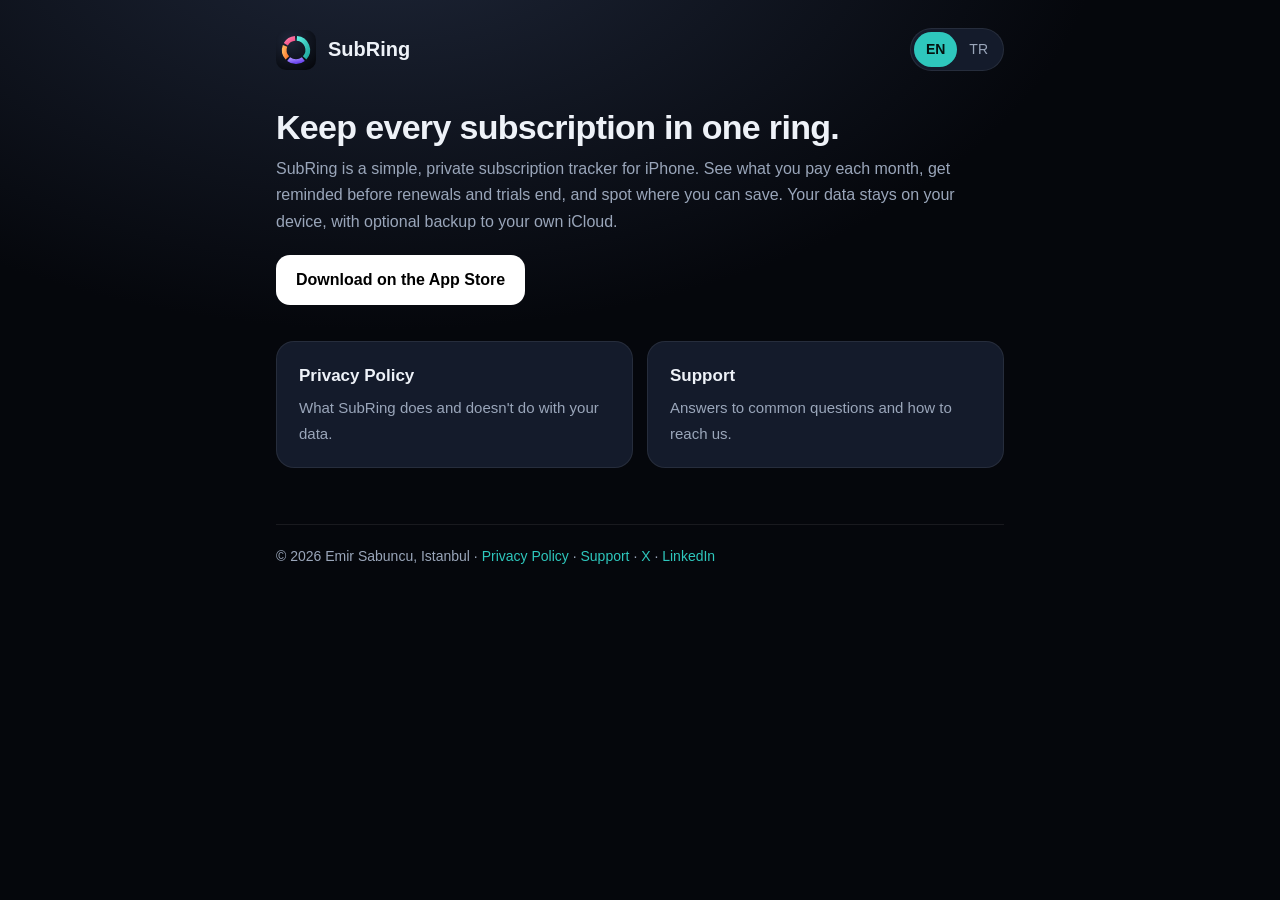
<file: index.html>
<!doctype html>
<html lang="en">
<head>
<meta charset="utf-8">
<meta name="viewport" content="width=device-width, initial-scale=1">
<title>SubRing – Subscription Tracker</title>
<meta name="baslik-en" content="SubRing – Subscription Tracker">
<meta name="baslik-tr" content="SubRing – Abonelik Takibi">
<meta name="description" content="SubRing – subscription tracker for iPhone.">
<link rel="icon" href="data:image/svg+xml,%3Csvg%20viewBox%3D%220%200%201024%201024%22%20xmlns%3D%22http%3A//www.w3.org/2000/svg%22%3E%3Cdefs%3E%3CradialGradient%20id%3D%22lb%22%20cx%3D%22.35%22%20cy%3D%22.25%22%20r%3D%22.9%22%3E%3Cstop%20offset%3D%220%22%20stop-color%3D%22%231E2638%22/%3E%3Cstop%20offset%3D%221%22%20stop-color%3D%22%2305070C%22/%3E%3C/radialGradient%3E%3ClinearGradient%20id%3D%22l1%22%20x1%3D%220%22%20y1%3D%220%22%20x2%3D%221%22%20y2%3D%221%22%3E%3Cstop%20offset%3D%220%22%20stop-color%3D%22%235EF0E2%22/%3E%3Cstop%20offset%3D%221%22%20stop-color%3D%22%231FA89F%22/%3E%3C/linearGradient%3E%3ClinearGradient%20id%3D%22l2%22%20x1%3D%220%22%20y1%3D%220%22%20x2%3D%221%22%20y2%3D%221%22%3E%3Cstop%20offset%3D%220%22%20stop-color%3D%22%23A88BFF%22/%3E%3Cstop%20offset%3D%221%22%20stop-color%3D%22%236A45F0%22/%3E%3C/linearGradient%3E%3ClinearGradient%20id%3D%22l3%22%20x1%3D%220%22%20y1%3D%220%22%20x2%3D%221%22%20y2%3D%221%22%3E%3Cstop%20offset%3D%220%22%20stop-color%3D%22%23FFB15C%22/%3E%3Cstop%20offset%3D%221%22%20stop-color%3D%22%23FF7A2E%22/%3E%3C/linearGradient%3E%3ClinearGradient%20id%3D%22l4%22%20x1%3D%220%22%20y1%3D%220%22%20x2%3D%221%22%20y2%3D%221%22%3E%3Cstop%20offset%3D%220%22%20stop-color%3D%22%23FF7DAA%22/%3E%3Cstop%20offset%3D%221%22%20stop-color%3D%22%23F0407A%22/%3E%3C/linearGradient%3E%3C/defs%3E%3Crect%20width%3D%221024%22%20height%3D%221024%22%20fill%3D%22url%28%23lb%29%22/%3E%3Cg%20fill%3D%22none%22%20stroke-width%3D%22120%22%3E%3Cpath%20d%3D%22M534.6%20212.9A300%20300%200%200%201%20733.3%20714.6%22%20stroke%3D%22url%28%23l1%29%22/%3E%3Cpath%20d%3D%22M700.3%20745.5A300%20300%200%200%201%20323.7%20745.5%22%20stroke%3D%22url%28%23l2%29%22/%3E%3Cpath%20d%3D%22M290.7%20714.6A300%20300%200%200%201%20231.7%20405.1%22%20stroke%3D%22url%28%23l3%29%22/%3E%3Cpath%20d%3D%22M250.9%20364.2A300%20300%200%200%201%20489.4%20212.9%22%20stroke%3D%22url%28%23l4%29%22/%3E%3C/g%3E%3C/svg%3E">
<link rel="stylesheet" href="stil.css">
<script src="dil.js"></script>
</head>
<body>
<div class="kap">
<header>
  <a class="marka" href=""><svg viewBox="0 0 1024 1024" aria-hidden="true"><defs><radialGradient id="lb" cx=".35" cy=".25" r=".9"><stop offset="0" stop-color="#1E2638"/><stop offset="1" stop-color="#05070C"/></radialGradient><linearGradient id="l1" x1="0" y1="0" x2="1" y2="1"><stop offset="0" stop-color="#5EF0E2"/><stop offset="1" stop-color="#1FA89F"/></linearGradient><linearGradient id="l2" x1="0" y1="0" x2="1" y2="1"><stop offset="0" stop-color="#A88BFF"/><stop offset="1" stop-color="#6A45F0"/></linearGradient><linearGradient id="l3" x1="0" y1="0" x2="1" y2="1"><stop offset="0" stop-color="#FFB15C"/><stop offset="1" stop-color="#FF7A2E"/></linearGradient><linearGradient id="l4" x1="0" y1="0" x2="1" y2="1"><stop offset="0" stop-color="#FF7DAA"/><stop offset="1" stop-color="#F0407A"/></linearGradient></defs><rect width="1024" height="1024" fill="url(#lb)"/><g fill="none" stroke-width="120"><path d="M534.6 212.9A300 300 0 0 1 733.3 714.6" stroke="url(#l1)"/><path d="M700.3 745.5A300 300 0 0 1 323.7 745.5" stroke="url(#l2)"/><path d="M290.7 714.6A300 300 0 0 1 231.7 405.1" stroke="url(#l3)"/><path d="M250.9 364.2A300 300 0 0 1 489.4 212.9" stroke="url(#l4)"/></g></svg><span>SubRing</span></a>
  <div class="dil" role="group" aria-label="Language">
    <button type="button" data-sec="en" aria-pressed="true">EN</button>
    <button type="button" data-sec="tr" aria-pressed="false">TR</button>
  </div>
</header>

<section data-dil="en">
  <h1>Keep every subscription in one ring.</h1>
  <p class="alt">SubRing is a simple, private subscription tracker for iPhone. See what you pay each month, get reminded before renewals and trials end, and spot where you can save. Your data stays on your device, with optional backup to your own iCloud.</p>
  <a class="indir" href="https://apps.apple.com/app/id6825532118"><span>Download on the App Store</span></a>
  <div class="izgara">
    <a class="kart" href="privacy/"><strong>Privacy Policy</strong><span>What SubRing does and doesn't do with your data.</span></a>
    <a class="kart" href="support/"><strong>Support</strong><span>Answers to common questions and how to reach us.</span></a>
  </div>
</section>
<section data-dil="tr" hidden>
  <h1>Tüm aboneliklerin tek bir halkada.</h1>
  <p class="alt">SubRing, iPhone için sade ve gizliliğe saygılı bir abonelik takip uygulamasıdır. Her ay ne ödediğini gör, yenilemelerden ve deneme bitişlerinden önce hatırlatma al, nerede tasarruf edebileceğini keşfet. Verilerin cihazında kalır; istersen kendi iCloud'una yedeklenir.</p>
  <a class="indir" href="https://apps.apple.com/app/id6825532118"><span>App Store'dan indir</span></a>
  <div class="izgara">
    <a class="kart" href="privacy/"><strong>Gizlilik Politikası</strong><span>SubRing'in verilerinle ne yapıp ne yapmadığı.</span></a>
    <a class="kart" href="support/"><strong>Destek</strong><span>Sık sorulan sorular ve bize nasıl ulaşacağın.</span></a>
  </div>
</section>

<footer>
  <div data-dil="en">© 2026 Emir Sabuncu, Istanbul · <a href="privacy/">Privacy Policy</a> · <a href="support/">Support</a> · <a href="https://x.com/emirsbnc_" rel="me noopener" target="_blank">X</a> · <a href="https://www.linkedin.com/in/emirsabuncu/" rel="me noopener" target="_blank">LinkedIn</a></div>
  <div data-dil="tr" hidden>© 2026 Emir Sabuncu, İstanbul · <a href="privacy/">Gizlilik Politikası</a> · <a href="support/">Destek</a> · <a href="https://x.com/emirsbnc_" rel="me noopener" target="_blank">X</a> · <a href="https://www.linkedin.com/in/emirsabuncu/" rel="me noopener" target="_blank">LinkedIn</a></div>
</footer>
</div>
</body>
</html>
</file>
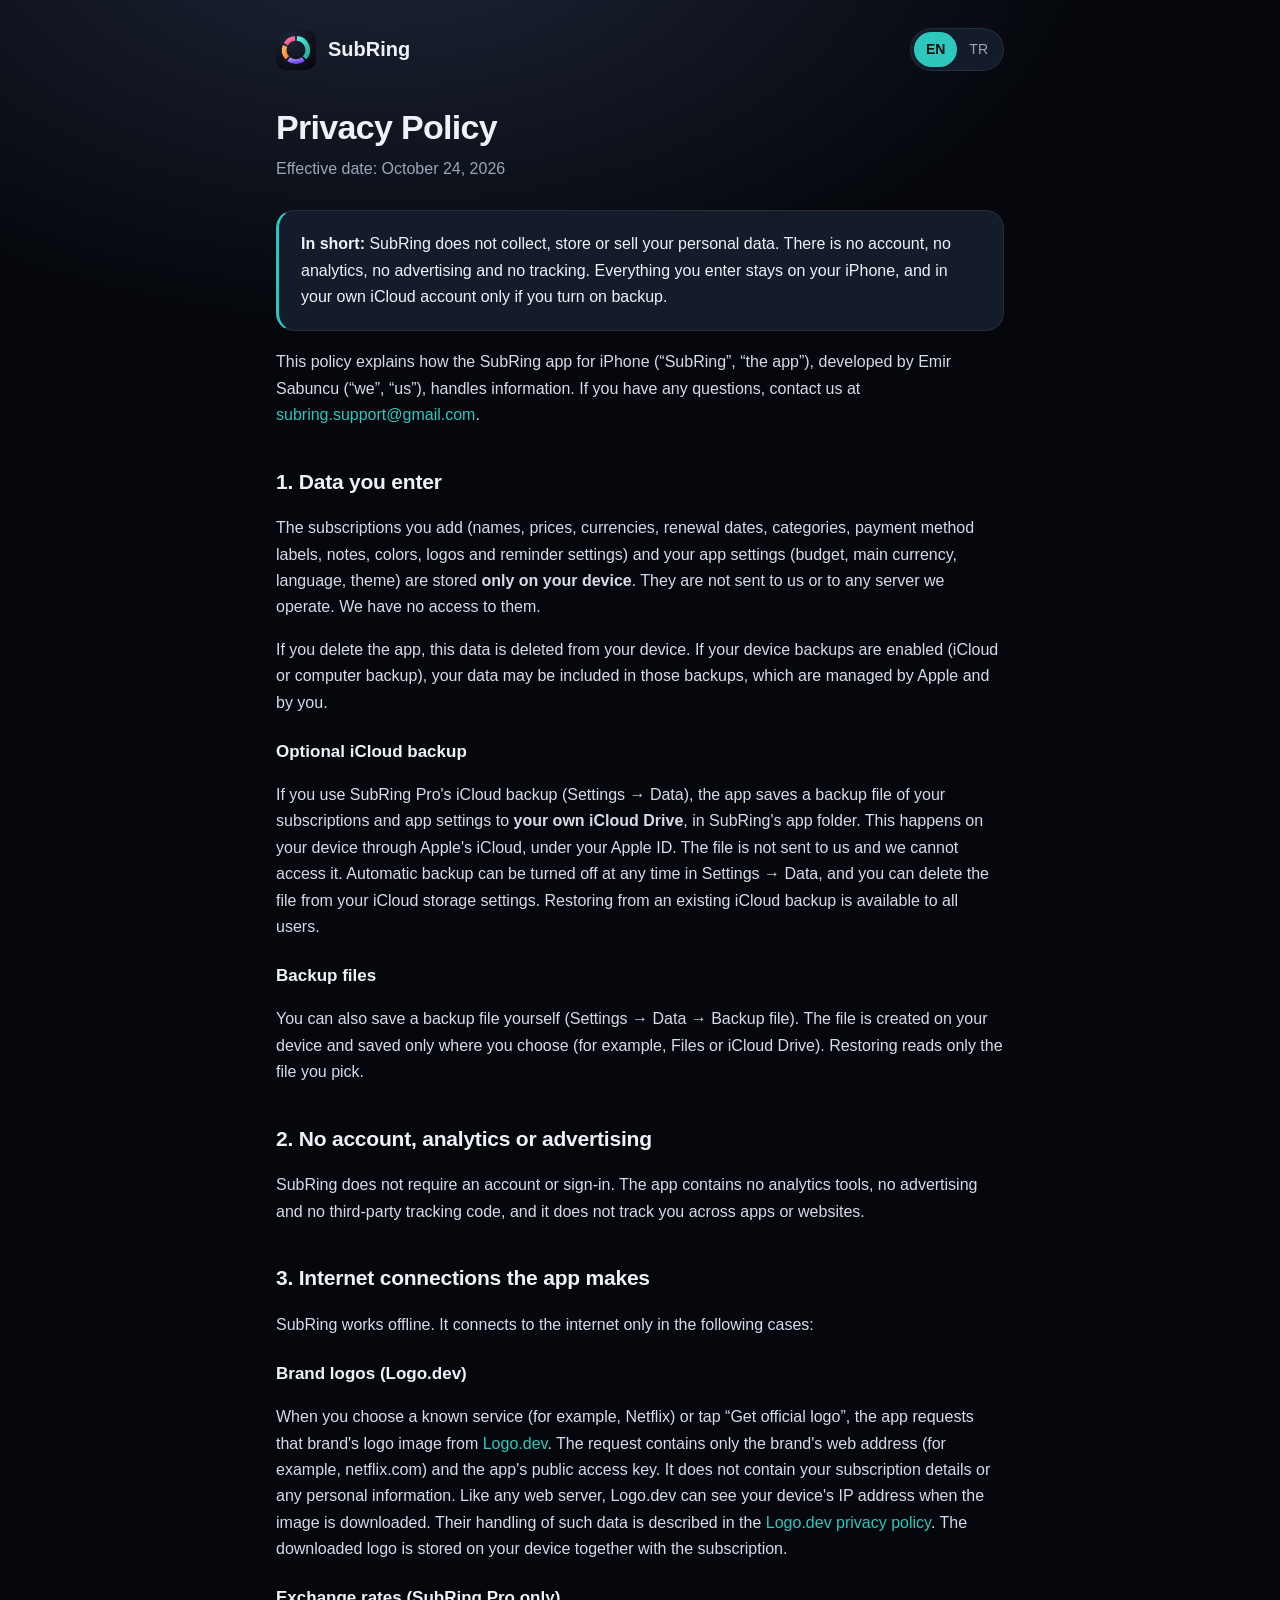
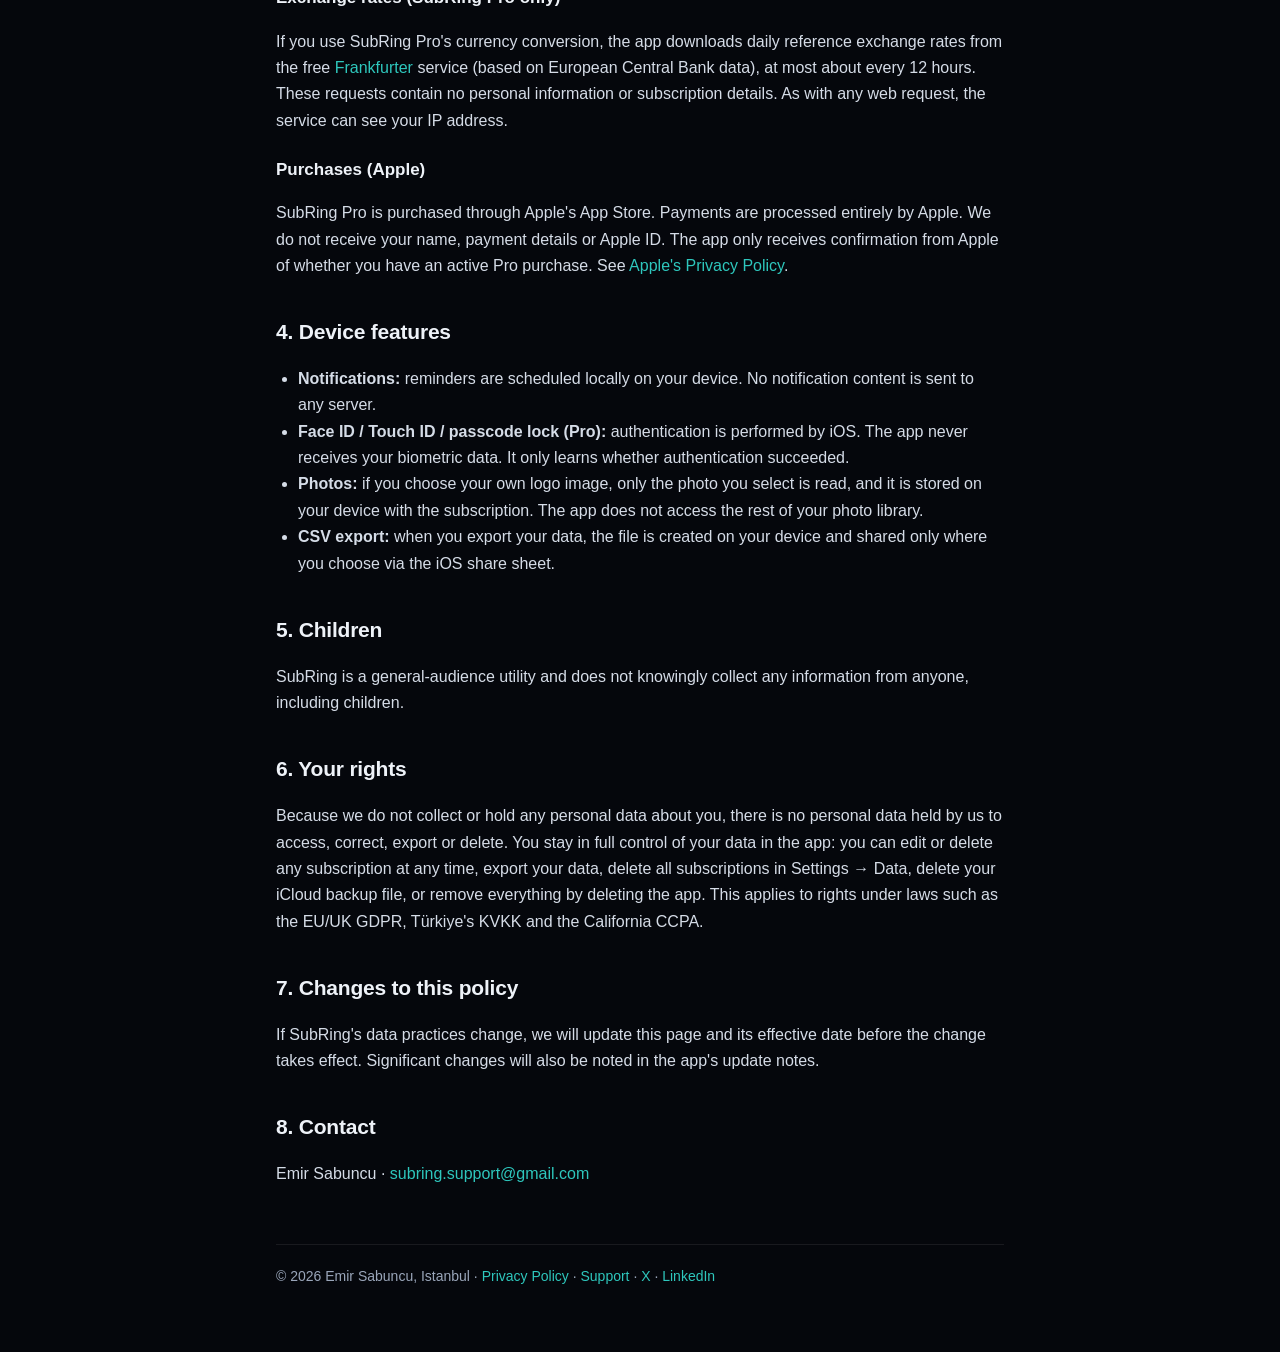
<file: privacy/index.html>
<!doctype html>
<html lang="en">
<head>
<meta charset="utf-8">
<meta name="viewport" content="width=device-width, initial-scale=1">
<title>Privacy Policy – SubRing</title>
<meta name="baslik-en" content="Privacy Policy – SubRing">
<meta name="baslik-tr" content="Gizlilik Politikası – SubRing">
<meta name="description" content="SubRing – subscription tracker for iPhone.">
<link rel="icon" href="data:image/svg+xml,%3Csvg%20viewBox%3D%220%200%201024%201024%22%20xmlns%3D%22http%3A//www.w3.org/2000/svg%22%3E%3Cdefs%3E%3CradialGradient%20id%3D%22lb%22%20cx%3D%22.35%22%20cy%3D%22.25%22%20r%3D%22.9%22%3E%3Cstop%20offset%3D%220%22%20stop-color%3D%22%231E2638%22/%3E%3Cstop%20offset%3D%221%22%20stop-color%3D%22%2305070C%22/%3E%3C/radialGradient%3E%3ClinearGradient%20id%3D%22l1%22%20x1%3D%220%22%20y1%3D%220%22%20x2%3D%221%22%20y2%3D%221%22%3E%3Cstop%20offset%3D%220%22%20stop-color%3D%22%235EF0E2%22/%3E%3Cstop%20offset%3D%221%22%20stop-color%3D%22%231FA89F%22/%3E%3C/linearGradient%3E%3ClinearGradient%20id%3D%22l2%22%20x1%3D%220%22%20y1%3D%220%22%20x2%3D%221%22%20y2%3D%221%22%3E%3Cstop%20offset%3D%220%22%20stop-color%3D%22%23A88BFF%22/%3E%3Cstop%20offset%3D%221%22%20stop-color%3D%22%236A45F0%22/%3E%3C/linearGradient%3E%3ClinearGradient%20id%3D%22l3%22%20x1%3D%220%22%20y1%3D%220%22%20x2%3D%221%22%20y2%3D%221%22%3E%3Cstop%20offset%3D%220%22%20stop-color%3D%22%23FFB15C%22/%3E%3Cstop%20offset%3D%221%22%20stop-color%3D%22%23FF7A2E%22/%3E%3C/linearGradient%3E%3ClinearGradient%20id%3D%22l4%22%20x1%3D%220%22%20y1%3D%220%22%20x2%3D%221%22%20y2%3D%221%22%3E%3Cstop%20offset%3D%220%22%20stop-color%3D%22%23FF7DAA%22/%3E%3Cstop%20offset%3D%221%22%20stop-color%3D%22%23F0407A%22/%3E%3C/linearGradient%3E%3C/defs%3E%3Crect%20width%3D%221024%22%20height%3D%221024%22%20fill%3D%22url%28%23lb%29%22/%3E%3Cg%20fill%3D%22none%22%20stroke-width%3D%22120%22%3E%3Cpath%20d%3D%22M534.6%20212.9A300%20300%200%200%201%20733.3%20714.6%22%20stroke%3D%22url%28%23l1%29%22/%3E%3Cpath%20d%3D%22M700.3%20745.5A300%20300%200%200%201%20323.7%20745.5%22%20stroke%3D%22url%28%23l2%29%22/%3E%3Cpath%20d%3D%22M290.7%20714.6A300%20300%200%200%201%20231.7%20405.1%22%20stroke%3D%22url%28%23l3%29%22/%3E%3Cpath%20d%3D%22M250.9%20364.2A300%20300%200%200%201%20489.4%20212.9%22%20stroke%3D%22url%28%23l4%29%22/%3E%3C/g%3E%3C/svg%3E">
<link rel="stylesheet" href="../stil.css">
<script src="../dil.js"></script>
</head>
<body>
<div class="kap">
<header>
  <a class="marka" href="../"><svg viewBox="0 0 1024 1024" aria-hidden="true"><defs><radialGradient id="lb" cx=".35" cy=".25" r=".9"><stop offset="0" stop-color="#1E2638"/><stop offset="1" stop-color="#05070C"/></radialGradient><linearGradient id="l1" x1="0" y1="0" x2="1" y2="1"><stop offset="0" stop-color="#5EF0E2"/><stop offset="1" stop-color="#1FA89F"/></linearGradient><linearGradient id="l2" x1="0" y1="0" x2="1" y2="1"><stop offset="0" stop-color="#A88BFF"/><stop offset="1" stop-color="#6A45F0"/></linearGradient><linearGradient id="l3" x1="0" y1="0" x2="1" y2="1"><stop offset="0" stop-color="#FFB15C"/><stop offset="1" stop-color="#FF7A2E"/></linearGradient><linearGradient id="l4" x1="0" y1="0" x2="1" y2="1"><stop offset="0" stop-color="#FF7DAA"/><stop offset="1" stop-color="#F0407A"/></linearGradient></defs><rect width="1024" height="1024" fill="url(#lb)"/><g fill="none" stroke-width="120"><path d="M534.6 212.9A300 300 0 0 1 733.3 714.6" stroke="url(#l1)"/><path d="M700.3 745.5A300 300 0 0 1 323.7 745.5" stroke="url(#l2)"/><path d="M290.7 714.6A300 300 0 0 1 231.7 405.1" stroke="url(#l3)"/><path d="M250.9 364.2A300 300 0 0 1 489.4 212.9" stroke="url(#l4)"/></g></svg><span>SubRing</span></a>
  <div class="dil" role="group" aria-label="Language">
    <button type="button" data-sec="en" aria-pressed="true">EN</button>
    <button type="button" data-sec="tr" aria-pressed="false">TR</button>
  </div>
</header>

<article data-dil="en">
  <h1>Privacy Policy</h1>
  <p class="alt">Effective date: October 24, 2026</p>
  <div class="kart ozet">
    <strong>In short:</strong> SubRing does not collect, store or sell your personal data. There is no account, no analytics, no advertising and no tracking. Everything you enter stays on your iPhone, and in your own iCloud account only if you turn on backup.
  </div>

  <p>This policy explains how the SubRing app for iPhone (“SubRing”, “the app”), developed by Emir Sabuncu (“we”, “us”), handles information. If you have any questions, contact us at <a href="mailto:subring.support@gmail.com">subring.support@gmail.com</a>.</p>

  <h2>1. Data you enter</h2>
  <p>The subscriptions you add (names, prices, currencies, renewal dates, categories, payment method labels, notes, colors, logos and reminder settings) and your app settings (budget, main currency, language, theme) are stored <strong>only on your device</strong>. They are not sent to us or to any server we operate. We have no access to them.</p>
  <p>If you delete the app, this data is deleted from your device. If your device backups are enabled (iCloud or computer backup), your data may be included in those backups, which are managed by Apple and by you.</p>
  <h3>Optional iCloud backup</h3>
  <p>If you use SubRing Pro's iCloud backup (Settings → Data), the app saves a backup file of your subscriptions and app settings to <strong>your own iCloud Drive</strong>, in SubRing's app folder. This happens on your device through Apple's iCloud, under your Apple ID. The file is not sent to us and we cannot access it. Automatic backup can be turned off at any time in Settings → Data, and you can delete the file from your iCloud storage settings. Restoring from an existing iCloud backup is available to all users.</p>
  <h3>Backup files</h3>
  <p>You can also save a backup file yourself (Settings → Data → Backup file). The file is created on your device and saved only where you choose (for example, Files or iCloud Drive). Restoring reads only the file you pick.</p>

  <h2>2. No account, analytics or advertising</h2>
  <p>SubRing does not require an account or sign-in. The app contains no analytics tools, no advertising and no third-party tracking code, and it does not track you across apps or websites.</p>

  <h2>3. Internet connections the app makes</h2>
  <p>SubRing works offline. It connects to the internet only in the following cases:</p>
  <h3>Brand logos (Logo.dev)</h3>
  <p>When you choose a known service (for example, Netflix) or tap “Get official logo”, the app requests that brand's logo image from <a href="https://logo.dev">Logo.dev</a>. The request contains only the brand's web address (for example, netflix.com) and the app's public access key. It does not contain your subscription details or any personal information. Like any web server, Logo.dev can see your device's IP address when the image is downloaded. Their handling of such data is described in the <a href="https://logo.dev/legal/privacy">Logo.dev privacy policy</a>. The downloaded logo is stored on your device together with the subscription.</p>
  <h3>Exchange rates (SubRing Pro only)</h3>
  <p>If you use SubRing Pro's currency conversion, the app downloads daily reference exchange rates from the free <a href="https://frankfurter.dev">Frankfurter</a> service (based on European Central Bank data), at most about every 12 hours. These requests contain no personal information or subscription details. As with any web request, the service can see your IP address.</p>
  <h3>Purchases (Apple)</h3>
  <p>SubRing Pro is purchased through Apple's App Store. Payments are processed entirely by Apple. We do not receive your name, payment details or Apple ID. The app only receives confirmation from Apple of whether you have an active Pro purchase. See <a href="https://www.apple.com/legal/privacy/">Apple's Privacy Policy</a>.</p>

  <h2>4. Device features</h2>
  <ul>
    <li><strong>Notifications:</strong> reminders are scheduled locally on your device. No notification content is sent to any server.</li>
    <li><strong>Face ID / Touch ID / passcode lock (Pro):</strong> authentication is performed by iOS. The app never receives your biometric data. It only learns whether authentication succeeded.</li>
    <li><strong>Photos:</strong> if you choose your own logo image, only the photo you select is read, and it is stored on your device with the subscription. The app does not access the rest of your photo library.</li>
    <li><strong>CSV export:</strong> when you export your data, the file is created on your device and shared only where you choose via the iOS share sheet.</li>
  </ul>

  <h2>5. Children</h2>
  <p>SubRing is a general-audience utility and does not knowingly collect any information from anyone, including children.</p>

  <h2>6. Your rights</h2>
  <p>Because we do not collect or hold any personal data about you, there is no personal data held by us to access, correct, export or delete. You stay in full control of your data in the app: you can edit or delete any subscription at any time, export your data, delete all subscriptions in Settings → Data, delete your iCloud backup file, or remove everything by deleting the app. This applies to rights under laws such as the EU/UK GDPR, Türkiye's KVKK and the California CCPA.</p>

  <h2>7. Changes to this policy</h2>
  <p>If SubRing's data practices change, we will update this page and its effective date before the change takes effect. Significant changes will also be noted in the app's update notes.</p>

  <h2>8. Contact</h2>
  <p>Emir Sabuncu · <a href="mailto:subring.support@gmail.com">subring.support@gmail.com</a></p>
</article>

<article data-dil="tr" hidden>
  <h1>Gizlilik Politikası</h1>
  <p class="alt">Yürürlük tarihi: 24 Ekim 2026</p>
  <div class="kart ozet">
    <strong>Kısaca:</strong> SubRing kişisel verilerini toplamaz, saklamaz ve satmaz. Hesap, analiz aracı, reklam ya da takip yoktur. Girdiğin her şey iPhone'unda kalır; yalnızca yedeklemeyi açarsan kendi iCloud hesabına da kaydedilir.
  </div>

  <p>Bu politika, Emir Sabuncu (“biz”) tarafından geliştirilen iPhone uygulaması SubRing'in (“uygulama”) bilgileri nasıl ele aldığını açıklar. Sorularını <a href="mailto:subring.support@gmail.com">subring.support@gmail.com</a> adresine iletebilirsin.</p>

  <h2>1. Girdiğin veriler</h2>
  <p>Eklediğin abonelikler (ad, fiyat, para birimi, yenileme tarihi, kategori, ödeme yöntemi etiketi, notlar, renk, logo ve hatırlatma ayarları) ve uygulama ayarların (bütçe, ana para birimi, dil, tema) <strong>yalnızca cihazında</strong> saklanır. Bize ya da işlettiğimiz herhangi bir sunucuya gönderilmez. Bu verilere erişimimiz yoktur.</p>
  <p>Uygulamayı silersen bu veriler de cihazından silinir. Cihaz yedeklemesi açıksa (iCloud ya da bilgisayar yedeği), verilerin bu yedeklere dahil olabilir. Bu yedekler Apple ve senin tarafından yönetilir.</p>
  <h3>İsteğe bağlı iCloud yedeği</h3>
  <p>SubRing Pro'nun iCloud yedeğini kullanırsan (Ayarlar → Veriler), uygulama aboneliklerinin ve uygulama ayarlarının yedek dosyasını <strong>kendi iCloud Drive'ına</strong>, SubRing'in uygulama klasörüne kaydeder. Bu işlem cihazında, Apple kimliğinle ve Apple'ın iCloud hizmeti üzerinden yapılır. Dosya bize gönderilmez ve ona erişimimiz yoktur. Otomatik yedeği Ayarlar → Veriler'den istediğin zaman kapatabilir, dosyayı iCloud depolama ayarlarından silebilirsin. Var olan bir iCloud yedeğinden geri yükleme tüm kullanıcılar için ücretsizdir.</p>
  <h3>Yedek dosyaları</h3>
  <p>Yedek dosyasını kendin de kaydedebilirsin (Ayarlar → Veriler → Yedek dosyası). Dosya cihazında oluşturulur ve yalnızca seçtiğin yere (örneğin Dosyalar ya da iCloud Drive) kaydedilir. Geri yüklerken yalnızca seçtiğin dosya okunur.</p>

  <h2>2. Hesap, analiz ve reklam yok</h2>
  <p>SubRing hesap ya da oturum açma gerektirmez. Uygulamada analiz aracı, reklam veya üçüncü taraf takip kodu bulunmaz. Seni diğer uygulama ve web sitelerinde takip etmez.</p>

  <h2>3. Uygulamanın internet bağlantıları</h2>
  <p>SubRing internetsiz çalışır. Yalnızca şu durumlarda internete bağlanır:</p>
  <h3>Marka logoları (Logo.dev)</h3>
  <p>Bilinen bir servisi seçtiğinde (örneğin Netflix) ya da “Resmi logoyu getir”e dokunduğunda uygulama, o markanın logosunu <a href="https://logo.dev">Logo.dev</a> servisinden ister. İstek yalnızca markanın web adresini (örneğin netflix.com) ve uygulamanın herkese açık erişim anahtarını içerir. Abonelik bilgilerini ya da kişisel bir bilgiyi içermez. Her web sunucusunda olduğu gibi Logo.dev, görsel indirilirken cihazının IP adresini görebilir. Bu verinin nasıl işlendiği <a href="https://logo.dev/legal/privacy">Logo.dev gizlilik politikasında</a> açıklanır. İndirilen logo, abonelikle birlikte cihazında saklanır.</p>
  <h3>Döviz kurları (yalnızca SubRing Pro)</h3>
  <p>SubRing Pro'nun döviz çevirisini kullanırsan uygulama, Avrupa Merkez Bankası verilerine dayanan ücretsiz <a href="https://frankfurter.dev">Frankfurter</a> servisinden günlük referans kurlarını en fazla yaklaşık 12 saatte bir indirir. Bu istekler kişisel bilgi ya da abonelik bilgisi içermez. Her web isteğinde olduğu gibi servis IP adresini görebilir.</p>
  <h3>Satın almalar (Apple)</h3>
  <p>SubRing Pro, Apple'ın App Store'u üzerinden satın alınır. Ödemeler tamamen Apple tarafından işlenir. Adın, ödeme bilgilerin ya da Apple kimliğin bize ulaşmaz. Uygulama Apple'dan yalnızca aktif bir Pro satın alımın olup olmadığı bilgisini alır. Ayrıntılar için <a href="https://www.apple.com/tr/legal/privacy/">Apple Gizlilik Politikası</a>'na bakabilirsin.</p>

  <h2>4. Cihaz özellikleri</h2>
  <ul>
    <li><strong>Bildirimler:</strong> hatırlatmalar cihazında yerel olarak planlanır. Bildirim içeriği hiçbir sunucuya gönderilmez.</li>
    <li><strong>Face ID / Touch ID / parola kilidi (Pro):</strong> doğrulamayı iOS yapar. Uygulama biyometrik verilerine asla erişmez, yalnızca doğrulamanın başarılı olup olmadığını öğrenir.</li>
    <li><strong>Fotoğraflar:</strong> kendi logo görselini seçersen yalnızca seçtiğin fotoğraf okunur ve abonelikle birlikte cihazında saklanır. Uygulama fotoğraf arşivinin geri kalanına erişmez.</li>
    <li><strong>CSV dışa aktarma:</strong> verilerini dışa aktardığında dosya cihazında oluşturulur ve yalnızca iOS paylaşım ekranında seçtiğin yere gönderilir.</li>
  </ul>

  <h2>5. Çocuklar</h2>
  <p>SubRing genel kullanıcı kitlesine yönelik bir araçtır ve çocuklar dahil hiç kimseden bilerek bilgi toplamaz.</p>

  <h2>6. Hakların</h2>
  <p>Hakkında kişisel veri toplamadığımız ve saklamadığımız için, elimizde erişebileceğin, düzeltebileceğin, aktarabileceğin ya da silebileceğin kişisel verin bulunmaz. Uygulamadaki verilerin tamamen senin kontrolündedir: istediğin zaman bir aboneliği düzenleyebilir ya da silebilir, verilerini dışa aktarabilir, Ayarlar → Veriler'den tüm abonelikleri silebilir, iCloud yedek dosyanı silebilir veya uygulamayı silerek hepsini kaldırabilirsin. Bu durum 6698 sayılı KVKK, AB/Birleşik Krallık GDPR ve Kaliforniya CCPA gibi düzenlemelerdeki haklar için de geçerlidir.</p>

  <h2>7. Bu politikadaki değişiklikler</h2>
  <p>SubRing'in veri uygulamaları değişirse, değişiklik yürürlüğe girmeden önce bu sayfayı ve yürürlük tarihini güncelleriz. Önemli değişiklikler ayrıca uygulamanın güncelleme notlarında belirtilir.</p>

  <h2>8. İletişim</h2>
  <p>Emir Sabuncu · <a href="mailto:subring.support@gmail.com">subring.support@gmail.com</a></p>
</article>

<footer>
  <div data-dil="en">© 2026 Emir Sabuncu, Istanbul · <a href="../privacy/">Privacy Policy</a> · <a href="../support/">Support</a> · <a href="https://x.com/emirsbnc_" rel="me noopener" target="_blank">X</a> · <a href="https://www.linkedin.com/in/emirsabuncu/" rel="me noopener" target="_blank">LinkedIn</a></div>
  <div data-dil="tr" hidden>© 2026 Emir Sabuncu, İstanbul · <a href="../privacy/">Gizlilik Politikası</a> · <a href="../support/">Destek</a> · <a href="https://x.com/emirsbnc_" rel="me noopener" target="_blank">X</a> · <a href="https://www.linkedin.com/in/emirsabuncu/" rel="me noopener" target="_blank">LinkedIn</a></div>
</footer>
</div>
</body>
</html>
</file>
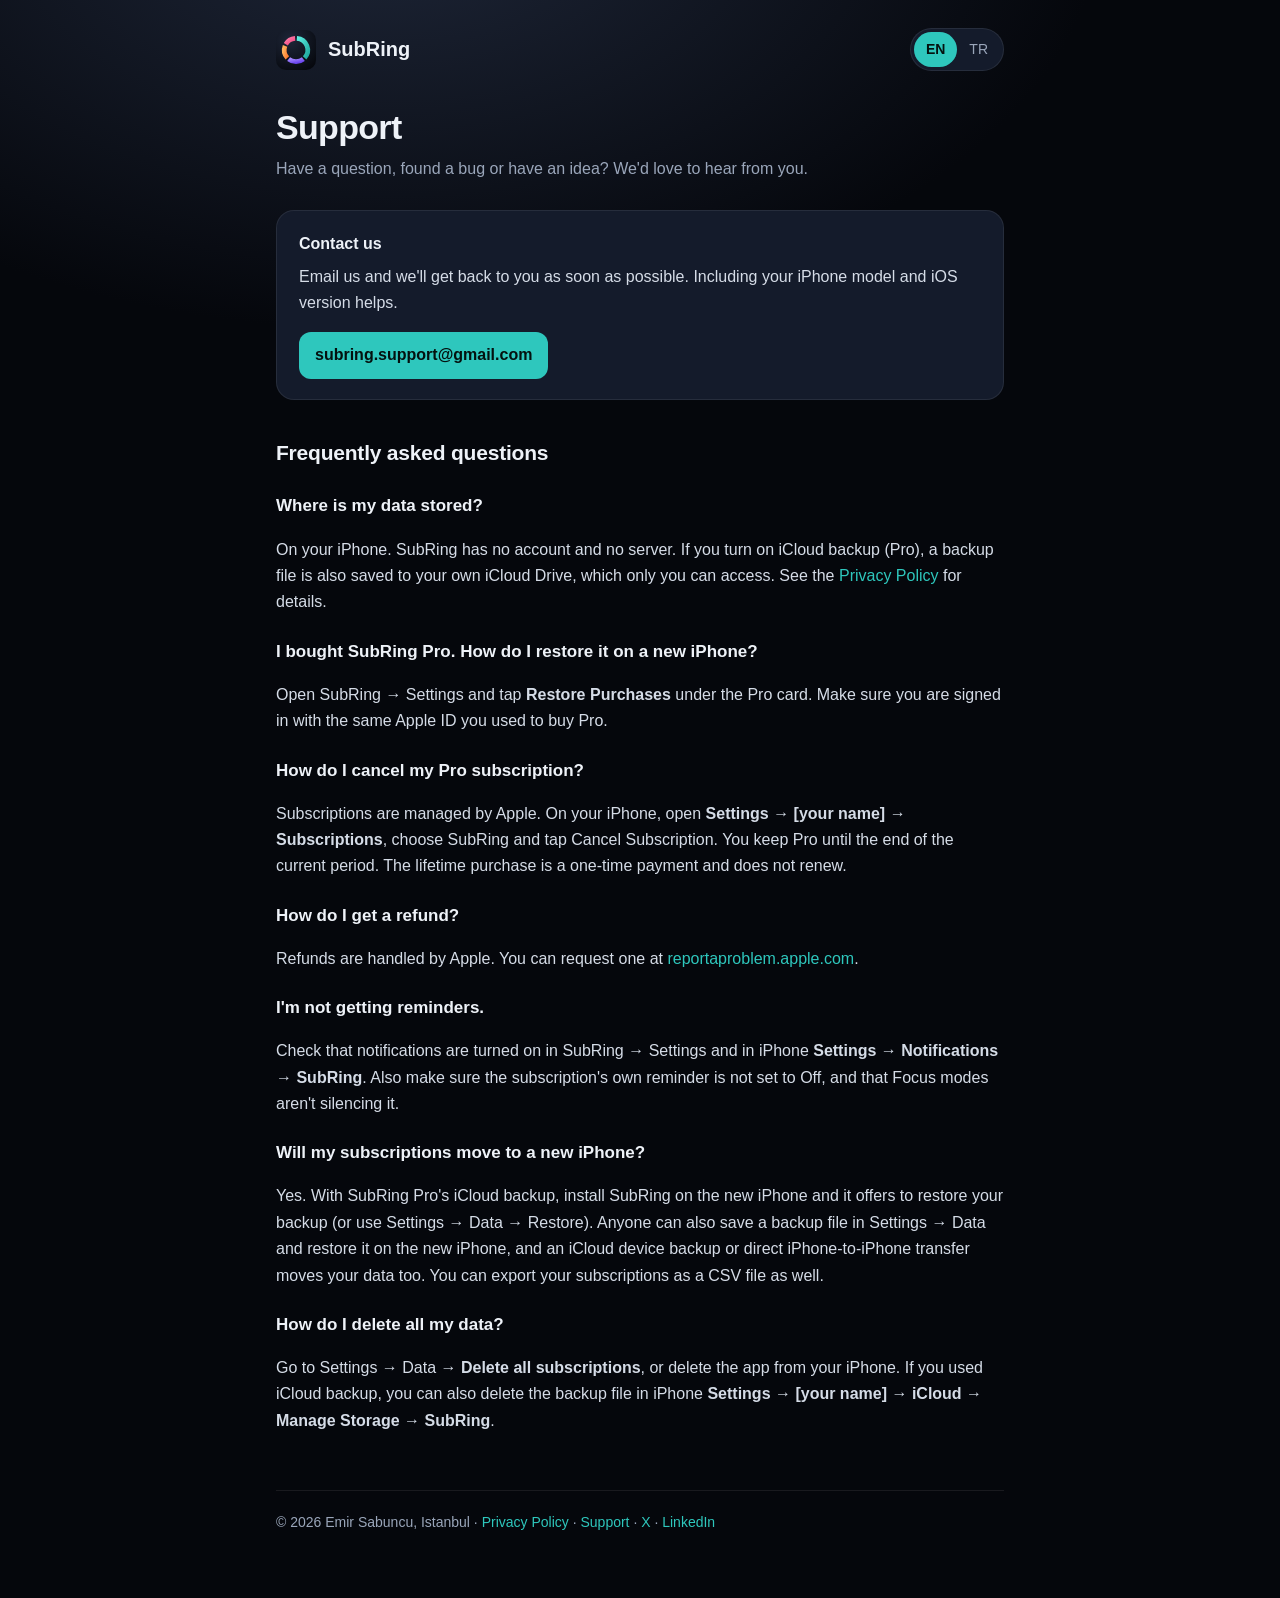
<file: support/index.html>
<!doctype html>
<html lang="en">
<head>
<meta charset="utf-8">
<meta name="viewport" content="width=device-width, initial-scale=1">
<title>Support – SubRing</title>
<meta name="baslik-en" content="Support – SubRing">
<meta name="baslik-tr" content="Destek – SubRing">
<meta name="description" content="SubRing – subscription tracker for iPhone.">
<link rel="icon" href="data:image/svg+xml,%3Csvg%20viewBox%3D%220%200%201024%201024%22%20xmlns%3D%22http%3A//www.w3.org/2000/svg%22%3E%3Cdefs%3E%3CradialGradient%20id%3D%22lb%22%20cx%3D%22.35%22%20cy%3D%22.25%22%20r%3D%22.9%22%3E%3Cstop%20offset%3D%220%22%20stop-color%3D%22%231E2638%22/%3E%3Cstop%20offset%3D%221%22%20stop-color%3D%22%2305070C%22/%3E%3C/radialGradient%3E%3ClinearGradient%20id%3D%22l1%22%20x1%3D%220%22%20y1%3D%220%22%20x2%3D%221%22%20y2%3D%221%22%3E%3Cstop%20offset%3D%220%22%20stop-color%3D%22%235EF0E2%22/%3E%3Cstop%20offset%3D%221%22%20stop-color%3D%22%231FA89F%22/%3E%3C/linearGradient%3E%3ClinearGradient%20id%3D%22l2%22%20x1%3D%220%22%20y1%3D%220%22%20x2%3D%221%22%20y2%3D%221%22%3E%3Cstop%20offset%3D%220%22%20stop-color%3D%22%23A88BFF%22/%3E%3Cstop%20offset%3D%221%22%20stop-color%3D%22%236A45F0%22/%3E%3C/linearGradient%3E%3ClinearGradient%20id%3D%22l3%22%20x1%3D%220%22%20y1%3D%220%22%20x2%3D%221%22%20y2%3D%221%22%3E%3Cstop%20offset%3D%220%22%20stop-color%3D%22%23FFB15C%22/%3E%3Cstop%20offset%3D%221%22%20stop-color%3D%22%23FF7A2E%22/%3E%3C/linearGradient%3E%3ClinearGradient%20id%3D%22l4%22%20x1%3D%220%22%20y1%3D%220%22%20x2%3D%221%22%20y2%3D%221%22%3E%3Cstop%20offset%3D%220%22%20stop-color%3D%22%23FF7DAA%22/%3E%3Cstop%20offset%3D%221%22%20stop-color%3D%22%23F0407A%22/%3E%3C/linearGradient%3E%3C/defs%3E%3Crect%20width%3D%221024%22%20height%3D%221024%22%20fill%3D%22url%28%23lb%29%22/%3E%3Cg%20fill%3D%22none%22%20stroke-width%3D%22120%22%3E%3Cpath%20d%3D%22M534.6%20212.9A300%20300%200%200%201%20733.3%20714.6%22%20stroke%3D%22url%28%23l1%29%22/%3E%3Cpath%20d%3D%22M700.3%20745.5A300%20300%200%200%201%20323.7%20745.5%22%20stroke%3D%22url%28%23l2%29%22/%3E%3Cpath%20d%3D%22M290.7%20714.6A300%20300%200%200%201%20231.7%20405.1%22%20stroke%3D%22url%28%23l3%29%22/%3E%3Cpath%20d%3D%22M250.9%20364.2A300%20300%200%200%201%20489.4%20212.9%22%20stroke%3D%22url%28%23l4%29%22/%3E%3C/g%3E%3C/svg%3E">
<link rel="stylesheet" href="../stil.css">
<script src="../dil.js"></script>
</head>
<body>
<div class="kap">
<header>
  <a class="marka" href="../"><svg viewBox="0 0 1024 1024" aria-hidden="true"><defs><radialGradient id="lb" cx=".35" cy=".25" r=".9"><stop offset="0" stop-color="#1E2638"/><stop offset="1" stop-color="#05070C"/></radialGradient><linearGradient id="l1" x1="0" y1="0" x2="1" y2="1"><stop offset="0" stop-color="#5EF0E2"/><stop offset="1" stop-color="#1FA89F"/></linearGradient><linearGradient id="l2" x1="0" y1="0" x2="1" y2="1"><stop offset="0" stop-color="#A88BFF"/><stop offset="1" stop-color="#6A45F0"/></linearGradient><linearGradient id="l3" x1="0" y1="0" x2="1" y2="1"><stop offset="0" stop-color="#FFB15C"/><stop offset="1" stop-color="#FF7A2E"/></linearGradient><linearGradient id="l4" x1="0" y1="0" x2="1" y2="1"><stop offset="0" stop-color="#FF7DAA"/><stop offset="1" stop-color="#F0407A"/></linearGradient></defs><rect width="1024" height="1024" fill="url(#lb)"/><g fill="none" stroke-width="120"><path d="M534.6 212.9A300 300 0 0 1 733.3 714.6" stroke="url(#l1)"/><path d="M700.3 745.5A300 300 0 0 1 323.7 745.5" stroke="url(#l2)"/><path d="M290.7 714.6A300 300 0 0 1 231.7 405.1" stroke="url(#l3)"/><path d="M250.9 364.2A300 300 0 0 1 489.4 212.9" stroke="url(#l4)"/></g></svg><span>SubRing</span></a>
  <div class="dil" role="group" aria-label="Language">
    <button type="button" data-sec="en" aria-pressed="true">EN</button>
    <button type="button" data-sec="tr" aria-pressed="false">TR</button>
  </div>
</header>

<article data-dil="en">
  <h1>Support</h1>
  <p class="alt">Have a question, found a bug or have an idea? We'd love to hear from you.</p>
  <div class="kart">
    <strong>Contact us</strong>
    <p style="margin:6px 0 10px">Email us and we'll get back to you as soon as possible. Including your iPhone model and iOS version helps.</p>
    <a class="posta" href="mailto:subring.support@gmail.com?subject=SubRing%20Support">subring.support@gmail.com</a>
  </div>

  <h2>Frequently asked questions</h2>
  <h3>Where is my data stored?</h3>
  <p>On your iPhone. SubRing has no account and no server. If you turn on iCloud backup (Pro), a backup file is also saved to your own iCloud Drive, which only you can access. See the <a href="../privacy/">Privacy Policy</a> for details.</p>
  <h3>I bought SubRing Pro. How do I restore it on a new iPhone?</h3>
  <p>Open SubRing → Settings and tap <strong>Restore Purchases</strong> under the Pro card. Make sure you are signed in with the same Apple ID you used to buy Pro.</p>
  <h3>How do I cancel my Pro subscription?</h3>
  <p>Subscriptions are managed by Apple. On your iPhone, open <strong>Settings → [your name] → Subscriptions</strong>, choose SubRing and tap Cancel Subscription. You keep Pro until the end of the current period. The lifetime purchase is a one-time payment and does not renew.</p>
  <h3>How do I get a refund?</h3>
  <p>Refunds are handled by Apple. You can request one at <a href="https://reportaproblem.apple.com">reportaproblem.apple.com</a>.</p>
  <h3>I'm not getting reminders.</h3>
  <p>Check that notifications are turned on in SubRing → Settings and in iPhone <strong>Settings → Notifications → SubRing</strong>. Also make sure the subscription's own reminder is not set to Off, and that Focus modes aren't silencing it.</p>
  <h3>Will my subscriptions move to a new iPhone?</h3>
  <p>Yes. With SubRing Pro's iCloud backup, install SubRing on the new iPhone and it offers to restore your backup (or use Settings → Data → Restore). Anyone can also save a backup file in Settings → Data and restore it on the new iPhone, and an iCloud device backup or direct iPhone-to-iPhone transfer moves your data too. You can export your subscriptions as a CSV file as well.</p>
  <h3>How do I delete all my data?</h3>
  <p>Go to Settings → Data → <strong>Delete all subscriptions</strong>, or delete the app from your iPhone. If you used iCloud backup, you can also delete the backup file in iPhone <strong>Settings → [your name] → iCloud → Manage Storage → SubRing</strong>.</p>
</article>

<article data-dil="tr" hidden>
  <h1>Destek</h1>
  <p class="alt">Bir sorun mu var, hata mı buldun ya da aklında bir fikir mi var? Duymak isteriz.</p>
  <div class="kart">
    <strong>Bize ulaş</strong>
    <p style="margin:6px 0 10px">E-posta gönder, en kısa sürede dönüş yapalım. iPhone modelini ve iOS sürümünü yazman yardımcı olur.</p>
    <a class="posta" href="mailto:subring.support@gmail.com?subject=SubRing%20Destek">subring.support@gmail.com</a>
  </div>

  <h2>Sık sorulan sorular</h2>
  <h3>Verilerim nerede saklanıyor?</h3>
  <p>iPhone'unda. SubRing'in hesabı ya da sunucusu yoktur. iCloud yedeğini açarsan (Pro), yedek dosyası yalnızca senin erişebildiğin kendi iCloud Drive'ına da kaydedilir. Ayrıntılar için <a href="../privacy/">Gizlilik Politikası</a>'na bakabilirsin.</p>
  <h3>SubRing Pro aldım. Yeni iPhone'da nasıl geri yüklerim?</h3>
  <p>SubRing → Ayarlar'ı aç ve Pro kartının altındaki <strong>Satın Alımları Geri Yükle</strong>'ye dokun. Pro'yu satın aldığın Apple kimliğiyle giriş yapmış olduğundan emin ol.</p>
  <h3>Pro aboneliğimi nasıl iptal ederim?</h3>
  <p>Abonelikleri Apple yönetir. iPhone'unda <strong>Ayarlar → [adın] → Abonelikler</strong>'i aç, SubRing'i seç ve Aboneliği İptal Et'e dokun. Pro, mevcut dönemin sonuna kadar açık kalır. Ömür Boyu satın alım tek seferlik bir ödemedir ve yenilenmez.</p>
  <h3>Nasıl iade alırım?</h3>
  <p>İadeleri Apple yönetir. <a href="https://reportaproblem.apple.com">reportaproblem.apple.com</a> adresinden talep edebilirsin.</p>
  <h3>Hatırlatma gelmiyor.</h3>
  <p>SubRing → Ayarlar'da ve iPhone'da <strong>Ayarlar → Bildirimler → SubRing</strong>'de bildirimlerin açık olduğunu kontrol et. Ayrıca aboneliğin kendi hatırlatmasının Kapalı olmadığından ve bir Odak modunun bildirimleri susturmadığından emin ol.</p>
  <h3>Aboneliklerim yeni iPhone'a taşınır mı?</h3>
  <p>Evet. SubRing Pro'nun iCloud yedeğini kullanıyorsan yeni iPhone'a SubRing'i kurduğunda yedeğini geri yüklemeyi teklif eder (ya da Ayarlar → Veriler → Geri yükle). Herkes Ayarlar → Veriler'den yedek dosyası kaydedip yeni iPhone'da geri yükleyebilir. iCloud cihaz yedeği ya da iPhone'dan iPhone'a doğrudan aktarım da verilerini taşır. Aboneliklerini CSV dosyası olarak da dışa aktarabilirsin.</p>
  <h3>Tüm verilerimi nasıl silerim?</h3>
  <p>Ayarlar → Veriler → <strong>Tüm abonelikleri sil</strong>'e dokun ya da uygulamayı iPhone'undan sil. iCloud yedeği kullandıysan yedek dosyasını da iPhone'da <strong>Ayarlar → [adın] → iCloud → Depolamayı Yönet → SubRing</strong> bölümünden silebilirsin.</p>
</article>

<footer>
  <div data-dil="en">© 2026 Emir Sabuncu, Istanbul · <a href="../privacy/">Privacy Policy</a> · <a href="../support/">Support</a> · <a href="https://x.com/emirsbnc_" rel="me noopener" target="_blank">X</a> · <a href="https://www.linkedin.com/in/emirsabuncu/" rel="me noopener" target="_blank">LinkedIn</a></div>
  <div data-dil="tr" hidden>© 2026 Emir Sabuncu, İstanbul · <a href="../privacy/">Gizlilik Politikası</a> · <a href="../support/">Destek</a> · <a href="https://x.com/emirsbnc_" rel="me noopener" target="_blank">X</a> · <a href="https://www.linkedin.com/in/emirsabuncu/" rel="me noopener" target="_blank">LinkedIn</a></div>
</footer>
</div>
</body>
</html>
</file>
<file: stil.css>
:root{
  --bg:#05070C; --bg2:#121826; --kart:#141b2b; --kenar:rgba(255,255,255,.08);
  --yazi:#EEF2F8; --soluk:#9AA6BA; --vurgu:#2EC7BD;
  color-scheme: dark;
}
*{box-sizing:border-box}
html{-webkit-text-size-adjust:100%}
body{
  margin:0; min-height:100vh; color:var(--yazi);
  font:16px/1.65 -apple-system,BlinkMacSystemFont,"SF Pro Text","Segoe UI",Roboto,Helvetica,Arial,sans-serif;
  background:radial-gradient(1200px 700px at 30% -10%,#1E2638 0%,var(--bg) 60%) fixed,var(--bg);
}
a{color:var(--vurgu);text-decoration:none}
a:hover{text-decoration:underline}
.kap{max-width:760px;margin:0 auto;padding:28px 16px 64px}
header{display:flex;align-items:center;justify-content:space-between;gap:12px;margin-bottom:36px}
.marka{display:flex;align-items:center;gap:12px;color:var(--yazi);font-weight:700;font-size:20px}
.marka:hover{text-decoration:none}
.marka svg{width:40px;height:40px;border-radius:10px;flex:none}
.dil{display:flex;background:var(--kart);border:1px solid var(--kenar);border-radius:999px;padding:3px}
.dil button{all:unset;cursor:pointer;padding:6px 12px;border-radius:999px;font-size:14px;color:var(--soluk)}
.dil button[aria-pressed="true"]{background:var(--vurgu);color:#04110F;font-weight:600}
h1{font-size:34px;line-height:1.2;margin:0 0 8px;letter-spacing:-.02em}
h2{font-size:21px;margin:36px 0 10px;letter-spacing:-.01em}
h3{font-size:17px;margin:22px 0 6px}
p,li{color:#D5DCE7}
.alt{color:var(--soluk);margin:0 0 28px}
.kart{background:var(--kart);border:1px solid var(--kenar);border-radius:18px;padding:20px 22px;margin:18px 0}
.ozet{border-left:3px solid var(--vurgu)}
ul{padding-left:22px}
.izgara{display:grid;gap:14px;grid-template-columns:repeat(auto-fit,minmax(220px,1fr));margin-top:28px}
.izgara a.kart{display:block;margin:0;color:var(--yazi);transition:transform .15s,border-color .15s}
.izgara a.kart:hover{text-decoration:none;transform:translateY(-2px);border-color:rgba(46,199,189,.5)}
.izgara a.kart strong{display:block;font-size:17px;margin-bottom:4px}
.izgara a.kart span{color:var(--soluk);font-size:15px}
.indir{display:inline-flex;align-items:center;gap:10px;margin:-8px 0 8px;padding:12px 20px;border-radius:14px;background:#fff;color:#000;font-weight:600;font-size:16px}
.indir:hover{text-decoration:none;filter:brightness(.92)}
.indir svg{width:22px;height:22px}
.posta{display:inline-block;margin-top:6px;padding:10px 16px;border-radius:12px;background:var(--vurgu);color:#04110F;font-weight:600}
.posta:hover{text-decoration:none;filter:brightness(1.08)}
footer{margin-top:56px;padding-top:20px;border-top:1px solid var(--kenar);color:var(--soluk);font-size:14px}
[lang]:not(html)[hidden]{display:none}
@media (max-width:520px){h1{font-size:28px}}
</file>
